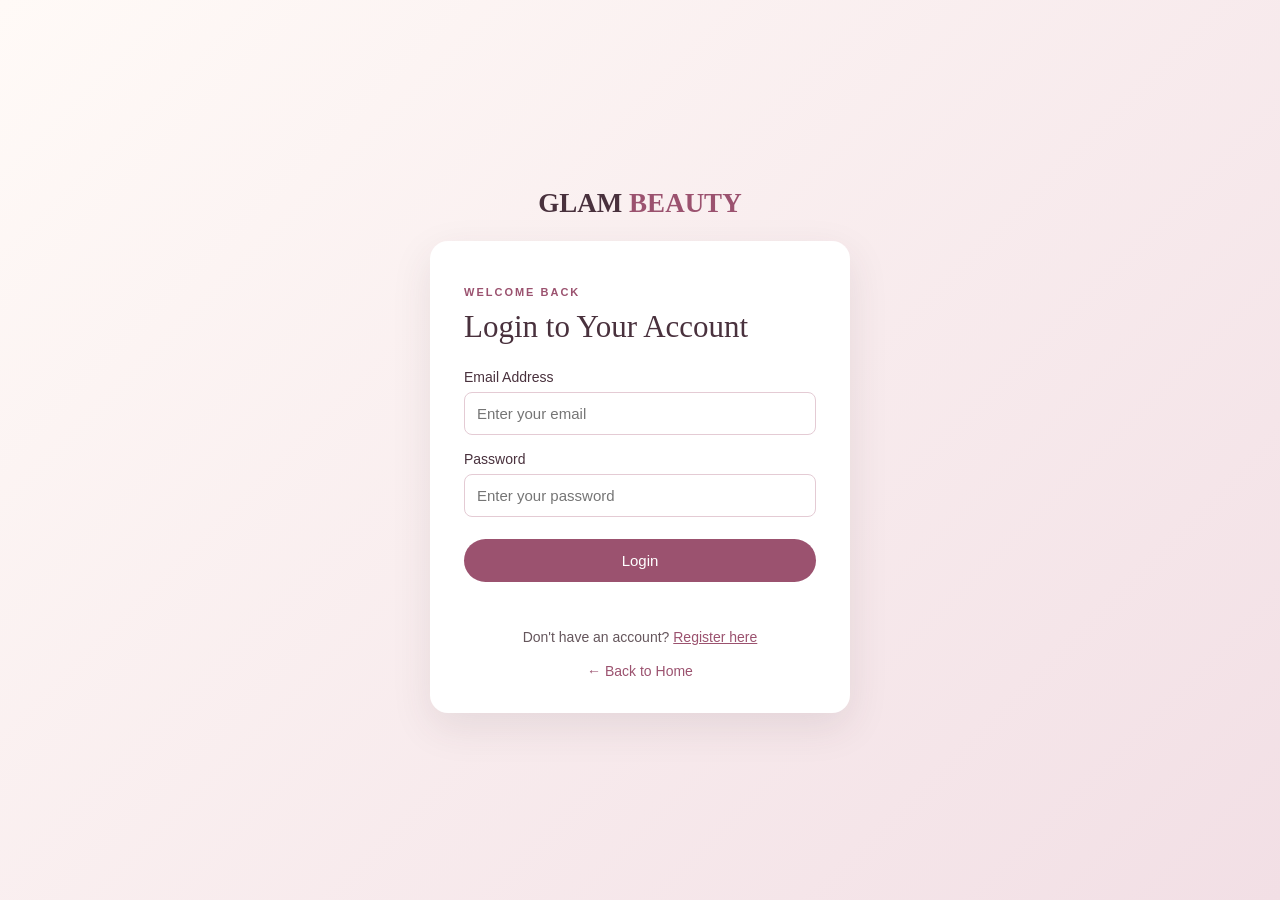
<file: login.html>
<!DOCTYPE html>
<html lang="en">
<head>
  <meta charset="UTF-8">
  <meta name="viewport" content="width=device-width, initial-scale=1.0">
  <title>Login | Glam Beauty</title>
  <link rel="stylesheet" href="auth.css">
</head>
<body>
  <a class="brand" href="index.html">GLAM <span>BEAUTY</span></a>
  <main class="auth-card">
    <p class="eyebrow">WELCOME BACK</p>
    <h1>Login to Your Account</h1>
    <form id="loginForm">
      <label for="loginEmail">Email Address</label>
      <input type="email" id="loginEmail" placeholder="Enter your email" required>
      <label for="loginPassword">Password</label>
      <input type="password" id="loginPassword" placeholder="Enter your password" minlength="6" required>
      <button class="submit-button" type="submit">Login</button>
      <p class="message" id="loginMessage" aria-live="polite"></p>
    </form>
    <p class="switch-link">Don't have an account? <a href="register.html">Register here</a></p>
    <a class="back-link" href="index.html">← Back to Home</a>
  </main>
  <script src="script.js"></script>
</body>
</html>
</file>
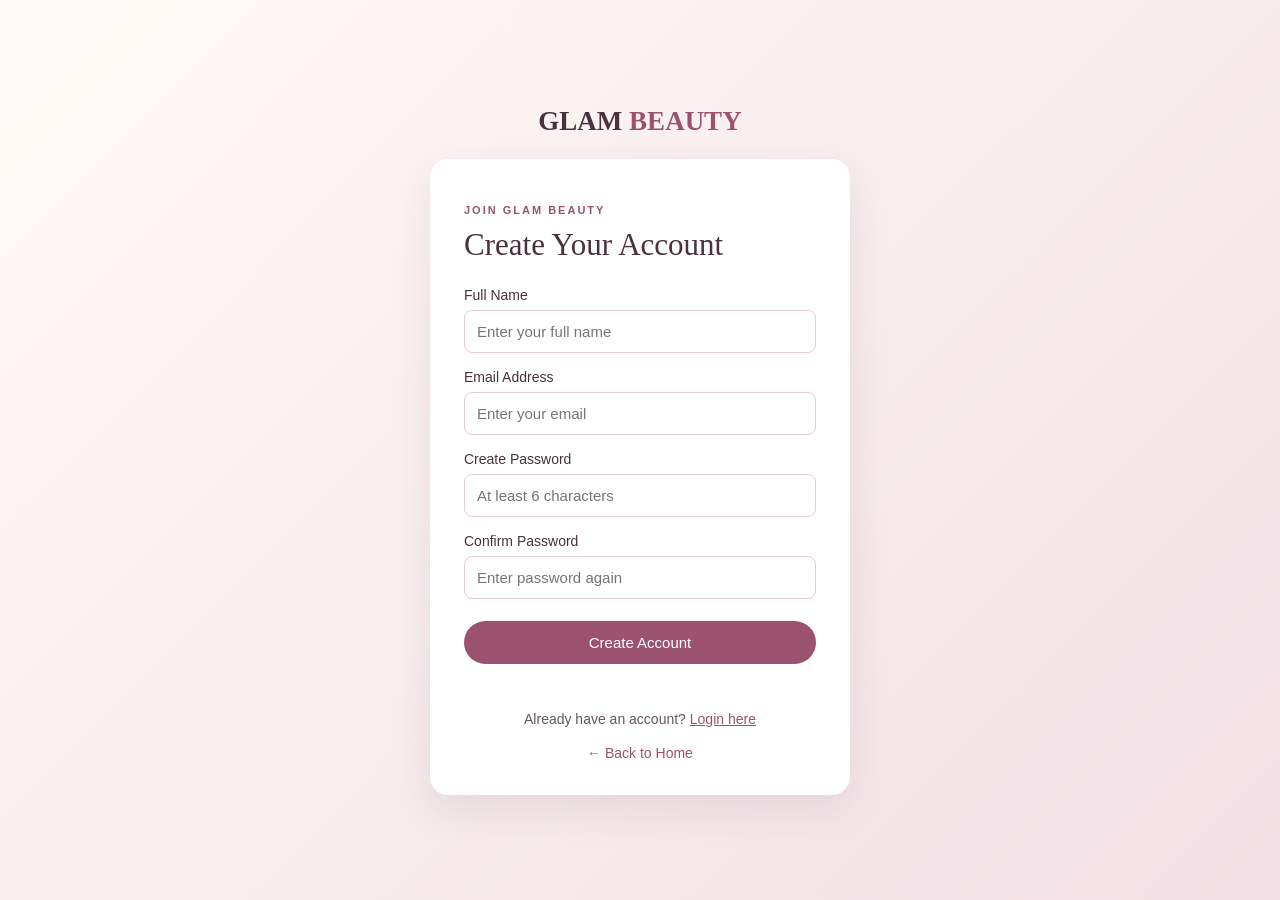
<file: register.html>
<!DOCTYPE html>
<html lang="en">
<head>
  <meta charset="UTF-8">
  <meta name="viewport" content="width=device-width, initial-scale=1.0">
  <title>Register | Glam Beauty</title>
  <link rel="stylesheet" href="auth.css">
</head>
<body>
  <a class="brand" href="index.html">GLAM <span>BEAUTY</span></a>
  <main class="auth-card">
    <p class="eyebrow">JOIN GLAM BEAUTY</p>
    <h1>Create Your Account</h1>
    <form id="registerForm">
      <label for="fullName">Full Name</label>
      <input type="text" id="fullName" placeholder="Enter your full name" required>
      <label for="registerEmail">Email Address</label>
      <input type="email" id="registerEmail" placeholder="Enter your email" required>
      <label for="registerPassword">Create Password</label>
      <input type="password" id="registerPassword" placeholder="At least 6 characters" minlength="6" required>
      <label for="confirmPassword">Confirm Password</label>
      <input type="password" id="confirmPassword" placeholder="Enter password again" minlength="6" required>
      <button class="submit-button" type="submit">Create Account</button>
      <p class="message" id="registerMessage" aria-live="polite"></p>
    </form>
    <p class="switch-link">Already have an account? <a href="login.html">Login here</a></p>
    <a class="back-link" href="index.html">← Back to Home</a>
  </main>
  <script src="script.js"></script>
</body>
</html>
</file>
<file: auth.css>
* { box-sizing: border-box; }
body { margin: 0; min-height: 100vh; padding: 25px; display: flex; flex-direction: column; justify-content: center; align-items: center; background: linear-gradient(135deg, #fffaf7, #f2dfe5); font-family: Arial, sans-serif; color: #65565c; }
.brand { margin-bottom: 22px; color: #49313d; text-decoration: none; font: bold 27px Georgia, serif; }
.brand span { color: #9b526f; }
.auth-card { width: 100%; max-width: 420px; padding: 34px; border-radius: 18px; background: white; box-shadow: 0 14px 40px #49313d1a; }
.eyebrow { color: #9b526f; font-size: 11px; font-weight: bold; letter-spacing: 2px; }
h1 { color: #49313d; font: 31px Georgia, serif; margin: 10px 0 24px; }
label { display: block; margin: 16px 0 7px; color: #49313d; font-size: 14px; }
input { width: 100%; padding: 12px; border: 1px solid #e4cbd4; border-radius: 8px; font-size: 15px; }
input:focus { outline: 2px solid #d7a6b7; border-color: #9b526f; }
.submit-button { width: 100%; margin-top: 22px; padding: 13px; border: 0; border-radius: 25px; background: #9b526f; color: white; font-size: 15px; cursor: pointer; }
.submit-button:hover { background: #49313d; }
.message { min-height: 20px; color: #9b526f; font-size: 13px; line-height: 1.5; }
.switch-link, .back-link { text-align: center; font-size: 14px; }
a { color: #9b526f; }
.back-link { display: block; margin-top: 18px; text-decoration: none; }
</file>
